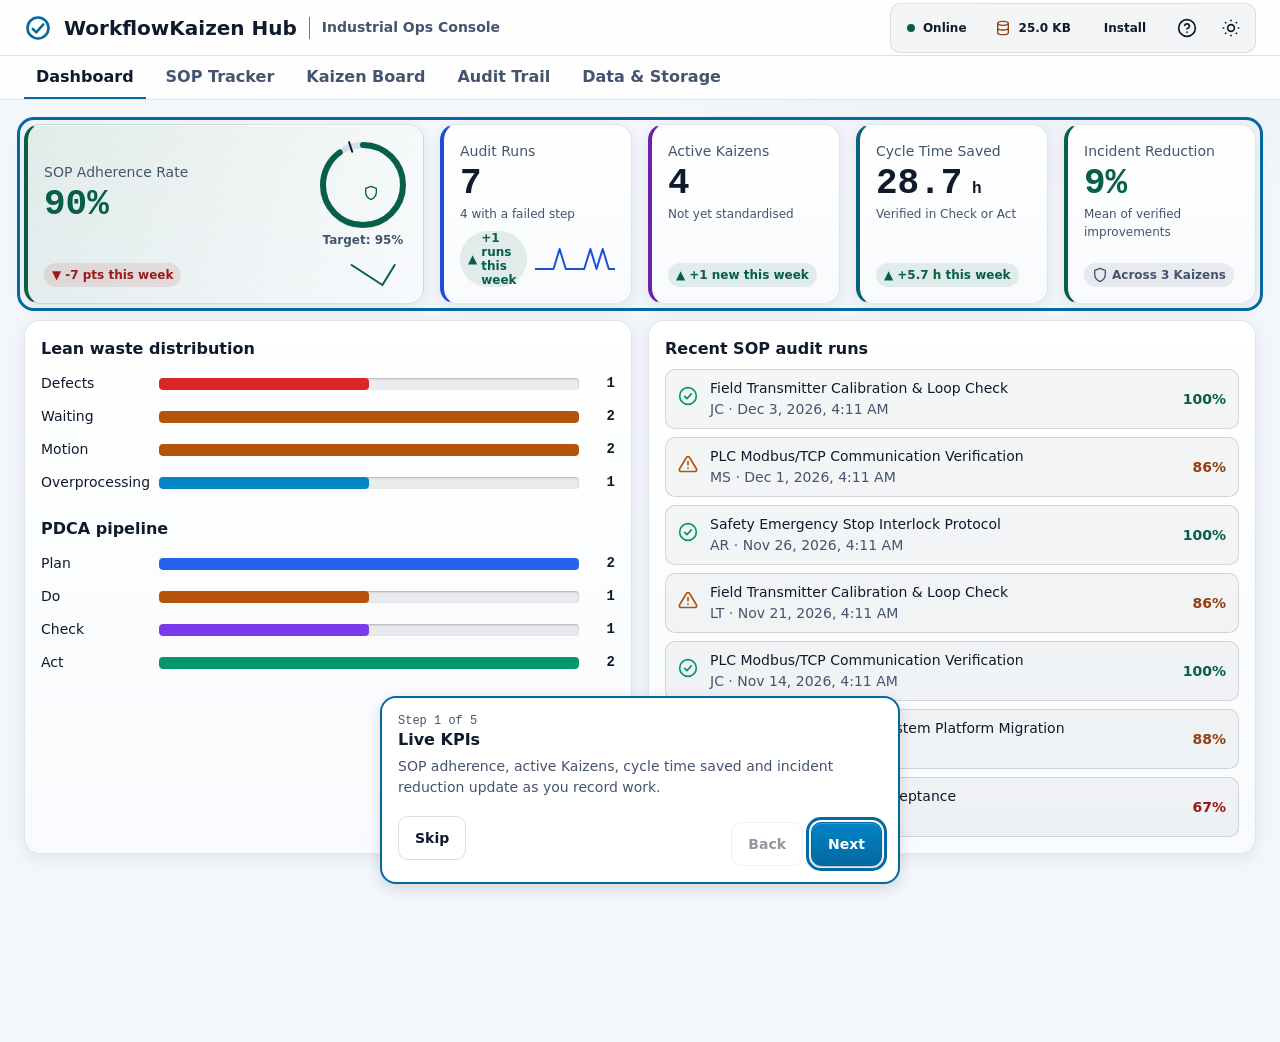
<file: index.html>
<!doctype html>
<html lang="en" data-theme="dark">
<head>
<meta charset="utf-8">
<meta name="viewport" content="width=device-width, initial-scale=1, viewport-fit=cover">
<title>WorkflowKaizen Hub</title>
<meta name="description" content="SCADA &amp; Industrial Automation Continuous Improvement, SOP Compliance &amp; Kaizen Board">
<meta name="theme-color" content="#0b1220">
<link rel="manifest" href="manifest.webmanifest">
<link rel="icon" href="favicon.svg" type="image/svg+xml">
<link rel="icon" href="favicon.ico" sizes="32x32">
<link rel="apple-touch-icon" href="apple-touch-icon.png">
<meta name="apple-mobile-web-app-capable" content="yes">
<meta name="mobile-web-app-capable" content="yes">
<link rel="stylesheet" href="css/tokens.css">
<link rel="stylesheet" href="css/layout.css">
<link rel="stylesheet" href="css/components.css">
</head>
<body>
<a class="skip" href="#view">Skip to content</a>
<header class="titlebar" role="banner">
  <div class="brand">
    <svg width="28" height="28" viewBox="0 0 32 32" aria-hidden="true"><circle cx="16" cy="16" r="12" fill="none" stroke="currentColor" stroke-width="3"/><path d="M10 17l4 4 8-9" fill="none" stroke="currentColor" stroke-width="3" stroke-linecap="round" stroke-linejoin="round"/></svg>
    <h1>WorkflowKaizen Hub</h1><span class="divider" aria-hidden="true"></span><span class="sub" title="SCADA &amp; Industrial Automation Continuous Improvement, SOP Compliance &amp; Kaizen Board">Industrial Ops Console</span>
  </div>
  <div class="actions">
    <div class="util" role="group" aria-label="Status and tools">
      <span id="netChip" class="chip" role="status" aria-live="polite" data-state="online" title="Online"><i class="dot" aria-hidden="true"></i><span id="netTxt">Online</span></span>
      <span id="storeChip" class="chip" title="Local storage"><svg width="16" height="16" viewBox="0 0 24 24" fill="none" stroke="currentColor" stroke-width="2" stroke-linecap="round" stroke-linejoin="round" aria-hidden="true"><ellipse cx="12" cy="5" rx="8" ry="3"/><path d="M4 5v14c0 1.7 3.6 3 8 3s8-1.3 8-3V5M4 12c0 1.7 3.6 3 8 3s8-1.3 8-3"/></svg><span id="storeTxt">--</span></span>
      <button class="btn ghost small" id="installBtn" hidden>Install</button>
      <button class="btn ghost icon" id="tourBtn" aria-label="Replay guided tour" title="Guided tour"><svg width="20" height="20" viewBox="0 0 24 24" fill="none" stroke="currentColor" stroke-width="2" stroke-linecap="round" aria-hidden="true"><circle cx="12" cy="12" r="10"/><path d="M9.1 9a3 3 0 0 1 5.8 1c0 2-3 3-3 3M12 17h.01"/></svg></button>
      <button class="btn ghost icon" id="themeBtn" aria-label="Toggle light or dark theme" title="Toggle theme"><svg width="20" height="20" viewBox="0 0 24 24" fill="none" stroke="currentColor" stroke-width="2" aria-hidden="true"><circle cx="12" cy="12" r="4"/><path d="M12 2v2M12 20v2M4.9 4.9l1.4 1.4M17.7 17.7l1.4 1.4M2 12h2M20 12h2M4.9 19.1l1.4-1.4M17.7 6.3l1.4-1.4"/></svg></button>
    </div>
  </div>
</header>
<div id="banner" class="banner" role="status" hidden></div>
<nav class="tabs" role="tablist" aria-label="Main sections">
  <a role="tab" href="#/dashboard" data-tab="dashboard">Dashboard</a>
  <a role="tab" href="#/sops" data-tab="sops">SOP Tracker</a>
  <a role="tab" href="#/kaizen" data-tab="kaizen">Kaizen Board</a>
  <a role="tab" href="#/audit" data-tab="audit">Audit Trail</a>
  <a role="tab" href="#/storage" data-tab="storage">Data &amp; Storage</a>
</nav>
<main id="view" class="view" tabindex="-1" aria-live="polite"></main>
<dialog id="modal" class="modal" aria-labelledby="modalTitle"></dialog>
<aside id="tour" class="tour" role="dialog" aria-label="Guided tour" hidden></aside>
<div id="toast" class="toast" role="status" aria-live="polite"></div>
<noscript><p style="padding:1rem">JavaScript is required to run WorkflowKaizen Hub.</p></noscript>
<script type="module" src="js/app.js"></script>
</body>
</html>
</file>
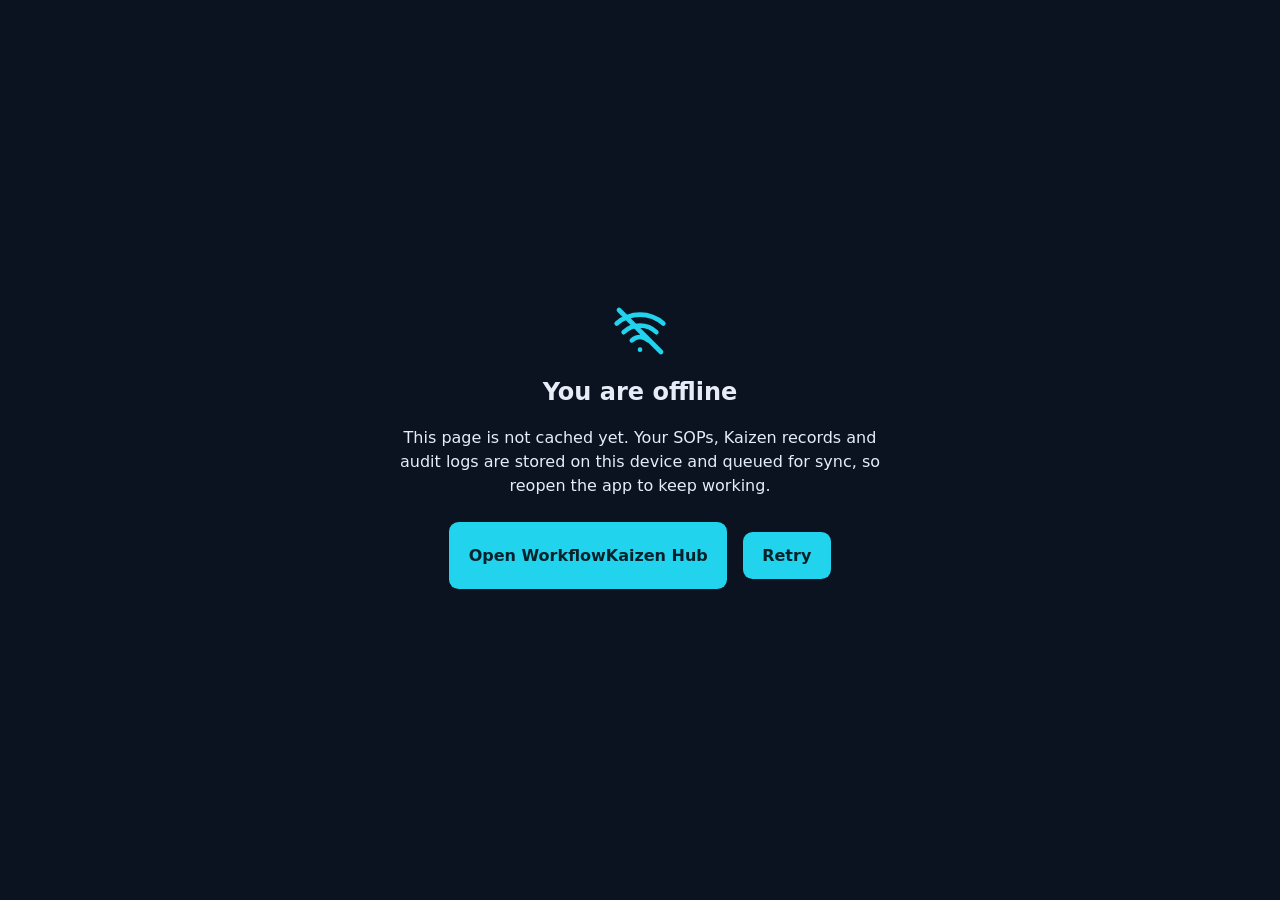
<file: offline.html>
<!doctype html>
<html lang="en"><head><meta charset="utf-8"><meta name="viewport" content="width=device-width, initial-scale=1, viewport-fit=cover">
<title>Offline | WorkflowKaizen Hub</title>
<style>
:root{color-scheme:dark light}
body{margin:0;min-height:100vh;display:grid;place-items:center;background:#0b1220;color:#e6edf7;font:16px/1.5 system-ui,sans-serif;padding:env(safe-area-inset-top) env(safe-area-inset-right) env(safe-area-inset-bottom) env(safe-area-inset-left)}
main{max-width:30rem;padding:1.5rem;text-align:center}
h1{font-size:1.5rem;margin:.5rem 0}
a,button{display:inline-flex;align-items:center;justify-content:center;min-height:44px;min-width:44px;padding:.7rem 1.2rem;margin:.5rem;border-radius:.6rem;border:0;background:#22d3ee;color:#04222b;font:inherit;font-weight:600;text-decoration:none;cursor:pointer}
a:active,button:active{transform:scale(.97)}
a:focus-visible,button:focus-visible{outline:3px solid #fff;outline-offset:2px}
</style></head>
<body><main>
<svg width="56" height="56" viewBox="0 0 24 24" fill="none" stroke="#22d3ee" stroke-width="2" stroke-linecap="round" aria-hidden="true"><path d="M2 8.8a15 15 0 0 1 20 0M5 12.5a10 10 0 0 1 14 0M8.5 16a5 5 0 0 1 7 0M12 20h.01M3 3l18 18"/></svg>
<h1>You are offline</h1>
<p>This page is not cached yet. Your SOPs, Kaizen records and audit logs are stored on this device and queued for sync, so reopen the app to keep working.</p>
<a href="./index.html">Open WorkflowKaizen Hub</a><button onclick="location.reload()">Retry</button>
</main></body></html>
</file>
<file: css/tokens.css>
:root{
  --space-1:4px;--space-2:8px;--space-3:12px;--space-4:16px;--space-5:24px;--space-6:32px;--space-7:48px;
  --radius-s:6px;--radius-m:10px;--radius-l:16px;
  --font:system-ui,-apple-system,"Segoe UI",Roboto,"Helvetica Neue",Arial,sans-serif;
  --mono:ui-monospace,SFMono-Regular,Consolas,"Liberation Mono",monospace;
  --fs-xs:.75rem;--fs-s:.875rem;--fs-m:1rem;--fs-l:1.25rem;--fs-xl:1.75rem;--fs-xxl:2.25rem;
  --touch:44px;--titlebar-h:56px;
  --max-w:1440px;--pad:clamp(12px,4vw,24px);
  --gutter:max(var(--pad),calc((100vw - var(--max-w)) / 2 + var(--pad)));
}
/* Dark: deep industrial slate (control room default) */
:root,[data-theme="dark"]{
  color-scheme:dark;
  --bg:#0B0F19;--surface:#111827;--surface-2:#1F2937;--border:rgba(255,255,255,.07);--border-strong:#6B7280;--track:#1E293B;
  --text:#F9FAFB;--text-dim:#9CA3AF;
  --accent:#0EA5E9;--accent-ink:#031A26;--border-focus:#0EA5E9;
  --c-red:#FCA5A5;--c-amber:#FBBF24;--c-orange:#FB923C;--c-cyan:#22D3EE;--c-blue:#60A5FA;--c-purple:#D8B4FE;--c-green:#34D399;
  --on-ok:#04130A;--on-bad:#1A0505;--on-sc:#0B0F19;
  --hover:rgba(255,255,255,.05);--util-bg:rgba(255,255,255,.04);
  --shadow:0 4px 6px -1px rgba(0,0,0,.4),0 2px 4px -2px rgba(0,0,0,.4);--glow:0 0 12px rgba(14,165,233,.15);
  --scrim:rgba(3,7,18,.72);--skel-a:#1F2937;--skel-b:#374151;
  --bar-red:#EF4444;--bar-amber:#F59E0B;--bar-cyan:#0EA5E9;--bar-blue:#3B82F6;--bar-purple:#8B5CF6;--bar-green:#10B981;
  --groove:rgba(255,255,255,.06);--soft:rgba(255,255,255,.06);
  /* 2026 surface system: translucent edge, glass depth, inner top highlight */
  --card-bg:linear-gradient(180deg,rgba(30,41,59,.6) 0%,rgba(15,23,42,.75) 100%);
  --card-border:rgba(255,255,255,.07);--border-hi:rgba(255,255,255,.16);
  --card-shadow:0 4px 20px rgba(0,0,0,.35),inset 0 1px 0 rgba(255,255,255,.08);
  --blur:blur(12px);--col-bg:rgba(255,255,255,.03);
  --glass:rgba(255,255,255,.05);--glass-border:rgba(255,255,255,.1);--hover-2:rgba(255,255,255,.09);
  --bar-glass:rgba(17,24,39,.86);
  --page-bg:radial-gradient(900px 480px at 85% -8%,rgba(14,165,233,.07),transparent 60%),radial-gradient(700px 420px at -5% 108%,rgba(139,92,246,.05),transparent 60%);
  /* refined industrial cobalt primary */
  --btn-grad:linear-gradient(180deg,#0284C7 0%,#0369A1 100%);--btn-shadow:0 1px 2px rgba(0,0,0,.4),inset 0 1px 0 rgba(255,255,255,.2);--shadow-hover:0 10px 24px -6px rgba(0,0,0,.6),0 0 0 1px rgba(14,165,233,.25);
}
/* Light: field inspection */
[data-theme="light"]{
  color-scheme:light;
  --bg:#F3F6FB;--surface:#FFFFFF;--surface-2:#E8EEF7;--border:rgba(15,27,45,.12);--border-strong:#66789A;--track:#D5DEEB;
  --text:#0F1B2D;--text-dim:#44546E;
  --accent:#0369A1;--accent-ink:#FFFFFF;--border-focus:#0369A1;
  --c-red:#991B1B;--c-amber:#92400E;--c-orange:#9A3412;--c-cyan:#0B6179;--c-blue:#1D4ED8;--c-purple:#6B21A8;--c-green:#065F46;
  --on-ok:#FFFFFF;--on-bad:#FFFFFF;--on-sc:#FFFFFF;
  --hover:rgba(15,27,45,.06);--util-bg:rgba(15,27,45,.04);
  --shadow:0 4px 14px rgba(15,27,45,.15);--glow:0 0 12px rgba(3,105,161,.15);
  --scrim:rgba(15,27,45,.5);--skel-a:#E8EEF7;--skel-b:#D3DDEC;
  --bar-red:#DC2626;--bar-amber:#B45309;--bar-cyan:#0284C7;--bar-blue:#2563EB;--bar-purple:#7C3AED;--bar-green:#059669;
  --groove:rgba(15,27,45,.08);--soft:rgba(15,27,45,.06);
  --card-bg:linear-gradient(180deg,#FFFFFF 0%,#F8FAFD 100%);
  --card-border:rgba(15,27,45,.10);--border-hi:rgba(15,27,45,.24);
  --card-shadow:0 4px 16px rgba(15,27,45,.08),inset 0 1px 0 rgba(255,255,255,.9);
  --blur:none;--col-bg:rgba(15,27,45,.035);
  --glass:rgba(15,27,45,.04);--glass-border:rgba(15,27,45,.14);--hover-2:rgba(15,27,45,.08);
  --bar-glass:rgba(255,255,255,.9);
  --page-bg:radial-gradient(900px 480px at 85% -8%,rgba(3,105,161,.06),transparent 60%);
  --btn-grad:linear-gradient(180deg,#0284C7 0%,#0369A1 100%);--btn-shadow:0 1px 2px rgba(15,27,45,.35),inset 0 1px 0 rgba(255,255,255,.2);--shadow-hover:0 10px 24px -8px rgba(15,27,45,.28),0 0 0 1px rgba(3,105,161,.3);
}
/* Semantic status aliases (resolve per theme) */
:root{--ok:var(--c-green);--bad:var(--c-red);--warn:var(--c-amber);--info:var(--c-blue)}
</file>
<file: css/layout.css>
*,*::before,*::after{box-sizing:border-box}
html{-webkit-text-size-adjust:100%;scroll-padding-top:120px}
body{margin:0;background:var(--page-bg),var(--bg);background-attachment:fixed;color:var(--text);font:var(--fs-m)/1.5 var(--font);
  padding-left:env(safe-area-inset-left);padding-right:env(safe-area-inset-right);padding-bottom:env(safe-area-inset-bottom);min-height:100vh}
h1,h2,h3,p{margin:0}
.skip{position:absolute;left:-999px;top:0;background:var(--accent);color:var(--accent-ink);padding:var(--space-3);z-index:100;border-radius:var(--radius-s)}
.skip:focus{left:var(--space-2);top:var(--space-2)}
.titlebar{position:sticky;top:0;z-index:20;display:flex;align-items:center;justify-content:space-between;gap:var(--space-3);
  min-height:calc(var(--titlebar-h) + env(safe-area-inset-top));padding:env(safe-area-inset-top) var(--gutter) 0;
  background:var(--bar-glass);-webkit-backdrop-filter:var(--blur);backdrop-filter:var(--blur);border-bottom:1px solid var(--border);color:var(--accent)}
.brand{display:flex;align-items:center;gap:var(--space-3);min-width:0}
.brand h1{font-size:var(--fs-l);color:var(--text);line-height:1.2}
.brand .divider{width:1px;height:22px;background:var(--border-strong);flex:none}
.sub{font-size:var(--fs-s);font-weight:600;color:var(--text-dim);white-space:nowrap;overflow:hidden;text-overflow:ellipsis;max-width:40vw}
.actions{display:flex;gap:var(--space-2);align-items:center;flex:none}
@media (display-mode:window-controls-overlay){
  .titlebar{position:fixed;left:env(titlebar-area-x,0);top:env(titlebar-area-y,0);width:env(titlebar-area-width,100%);
    height:env(titlebar-area-height,var(--titlebar-h));min-height:0;padding:0 var(--space-3);-webkit-app-region:drag;app-region:drag}
  .titlebar .actions,.titlebar button{-webkit-app-region:no-drag;app-region:no-drag}
  .banner,.tabs{margin-top:env(titlebar-area-height,var(--titlebar-h))}
  .banner:not([hidden])+.tabs{margin-top:0}
}
.tabs{display:flex;gap:var(--space-2);overflow-x:auto;padding:0 var(--gutter);background:var(--bar-glass);-webkit-backdrop-filter:var(--blur);backdrop-filter:var(--blur);border-bottom:1px solid var(--border);scrollbar-width:none;position:sticky;top:calc(var(--titlebar-h) + env(safe-area-inset-top));z-index:10}
.tabs::-webkit-scrollbar{display:none}
.tabs a{flex:0 0 auto;display:inline-flex;align-items:center;min-height:var(--touch);padding:0 var(--space-3);margin-bottom:-1px;border-bottom:3px solid transparent;color:var(--text-dim);text-decoration:none;font-weight:600;white-space:nowrap;transition:color .15s,background-color .15s,border-color .15s}
.tabs a[aria-selected="true"]{color:var(--text);border-bottom-color:var(--accent)}
.tabs a:hover:not([aria-selected="true"]){color:var(--text);background:var(--hover)}
.tabs a:active{background:var(--surface-2)}
.view{width:100%;max-width:var(--max-w);margin:0 auto;padding:var(--space-5) var(--pad) calc(var(--space-7) + 140px);outline:none}
.grid{display:grid;gap:var(--space-4)}
.kpis{grid-template-columns:repeat(auto-fit,minmax(180px,1fr))}
.cols-2{grid-template-columns:repeat(auto-fit,minmax(min(100%,340px),1fr))}
.cards{display:flex;flex-wrap:wrap;gap:1.25rem;align-items:stretch}
.cards>*{flex:1 1 340px;min-width:min(340px,100%)}
.cards>:only-child{max-width:720px}
.storage-grid{grid-template-columns:1fr;align-items:stretch}
@media (min-width:900px){.storage-grid{grid-template-columns:repeat(2,minmax(0,1fr))}}
.board{display:grid;gap:var(--space-4);grid-template-columns:1fr}
@media (min-width:700px){.board{grid-template-columns:repeat(2,1fr)}}
@media (min-width:1100px){.board{grid-template-columns:repeat(4,1fr)}}
@media (max-width:360px){.brand h1{font-size:var(--fs-m)}.brand svg{display:none}}
@media (max-width:720px){.sub,.brand .divider{display:none}#storeChip{display:none}}
.toolbar{display:flex;flex-wrap:wrap;gap:var(--space-3);align-items:center;margin-bottom:var(--space-4)}
.toolbar .grow{flex:1 1 200px}
.row{display:flex;gap:var(--space-2);flex-wrap:wrap;align-items:center}
.row.center{justify-content:center}
</file>
<file: css/components.css>
:focus-visible{outline:3px solid var(--border-focus);outline-offset:2px}
.vh{position:absolute;width:1px;height:1px;margin:-1px;padding:0;border:0;overflow:hidden;clip:rect(0 0 0 0);white-space:nowrap}

/* ---- buttons ---- */
.btn{display:inline-flex;align-items:center;justify-content:center;gap:var(--space-2);min-height:var(--touch);min-width:var(--touch);padding:0 var(--space-4);
  border:1px solid #0369A1;border-radius:var(--radius-m);background:var(--btn-grad);color:#fff;font:600 var(--fs-s) var(--font);cursor:pointer;box-shadow:var(--btn-shadow);
  transition:transform .08s ease,filter .15s ease,background-color .15s ease,box-shadow .15s ease,border-color .15s ease}
.btn svg{flex:none}
.btn:hover{filter:brightness(1.08);box-shadow:var(--btn-shadow),var(--glow)}
.btn:active{transform:scale(.97);filter:brightness(.92)}
.btn[disabled]{opacity:.45;cursor:not-allowed;transform:none;box-shadow:none}
.btn.ghost{background:transparent;color:var(--text);border-color:var(--glass-border);box-shadow:none}
.btn.ghost:hover{background:var(--hover);border-color:var(--border-hi);box-shadow:none;filter:none}
.btn.ghost:active{background:var(--surface-2)}
.btn.danger{background:transparent;color:var(--bad);border-color:var(--bad);box-shadow:none}
.btn.soft{background:var(--soft);color:var(--text);border-color:var(--glass-border);box-shadow:none}
.btn.soft:hover{background:var(--hover-2);box-shadow:none;border-color:var(--border-hi);filter:none}
.btn.soft:active{background:var(--surface-2)}
.btn.icon{padding:0}
.btn.small{font-size:var(--fs-xs)}
.filebtn:focus-within{outline:3px solid var(--border-focus);outline-offset:2px}

/* ---- header utility group ---- */
.util{display:flex;align-items:center;min-height:48px;gap:var(--space-1);padding:var(--space-1);background:var(--util-bg);border:1px solid var(--card-border);border-radius:var(--radius-m);color:var(--text)}
.util>*{align-self:center}
.util .btn{border-color:transparent;min-height:40px;min-width:40px;line-height:1}
.util .btn.ghost:hover{background:var(--hover)}
.chip{display:inline-flex;align-items:center;gap:var(--space-2);min-height:40px;padding:0 var(--space-3);border-radius:var(--radius-s);font:600 var(--fs-xs)/1 var(--font);color:var(--text);white-space:nowrap}
.chip svg{color:var(--text-dim)}
.chip[data-state="ok"] svg{color:var(--ok)}
.chip[data-state="warn"] svg{color:var(--warn)}
.dot{width:8px;height:8px;border-radius:50%;background:var(--ok);flex:none;animation:ping 2s ease-out infinite}
.chip[data-state="offline"] .dot{background:var(--text-dim);animation:none}
.chip[data-pending="1"] .dot{background:var(--bar-amber);box-shadow:0 0 6px 1px color-mix(in srgb,var(--bar-amber) 70%,transparent);animation:dotpulse 1.6s ease-in-out infinite}
@keyframes dotpulse{0%,100%{box-shadow:0 0 4px 0 color-mix(in srgb,var(--bar-amber) 50%,transparent);transform:scale(1)}50%{box-shadow:0 0 12px 4px color-mix(in srgb,var(--bar-amber) 80%,transparent);transform:scale(1.2)}}
@keyframes ping{0%{box-shadow:0 0 0 0 color-mix(in srgb,var(--ok) 55%,transparent)}70%,100%{box-shadow:0 0 0 8px transparent}}

/* ---- cards & KPIs ---- */
.card{background:var(--card-bg);border:1px solid var(--card-border);border-radius:var(--radius-l);padding:var(--space-4);box-shadow:var(--card-shadow);-webkit-backdrop-filter:var(--blur);backdrop-filter:var(--blur)}
@supports not ((backdrop-filter:blur(1px)) or (-webkit-backdrop-filter:blur(1px))){.card{background:var(--surface)}}
.card h2{font-size:var(--fs-m);margin-bottom:var(--space-2)}
.card h3{font-size:var(--fs-m)}
.muted{color:var(--text-dim);font-size:var(--fs-s)}
.kpi{border-left:4px solid var(--kc,var(--border-strong));display:flex;flex-direction:column;justify-content:space-between;gap:var(--space-2);transition:transform .18s ease,box-shadow .18s ease}
.kpi:hover{transform:translateY(-3px);box-shadow:var(--shadow-hover)}
.kpi.primary{background:linear-gradient(135deg,color-mix(in srgb,var(--kc) 12%,transparent),transparent),var(--card-bg)}
.kpi .top{display:flex;justify-content:space-between;align-items:center;gap:var(--space-3)}
.kpi .label{font-size:var(--fs-s);color:var(--text-dim)}
.kpi .value{font-size:var(--fs-xxl);font-weight:700;font-family:var(--mono);font-variant-numeric:tabular-nums;line-height:1.2}
.kpi .value small{font-size:var(--fs-m)}
.kpi .hint{font-size:var(--fs-xs);color:var(--text-dim)}
.kpi .foot{display:flex;justify-content:space-between;align-items:center;gap:var(--space-2)}
.trend{--c:var(--text-dim);display:inline-flex;align-items:center;gap:var(--space-1);min-height:24px;padding:0 var(--space-2);border-radius:999px;font:700 var(--fs-xs) var(--font);color:var(--c);background:var(--surface-2);background:color-mix(in srgb,var(--c) 10%,transparent)}
.trend.up{--c:var(--c-green)}.trend.down{--c:var(--c-red)}.trend.flat{--c:var(--text-dim)}
.spark{flex:none}
@media (min-width:900px){.kpi.primary{grid-column:span 2}}
.ok{color:var(--ok)}.warn{color:var(--warn)}.bad{color:var(--bad)}

/* ---- soft badges / pills ---- */
.badge{--c:var(--text-dim);display:inline-flex;align-items:center;gap:var(--space-1);min-height:24px;padding:0 var(--space-2);border-radius:999px;font-size:var(--fs-xs);font-weight:700;white-space:nowrap;
  color:var(--c);background:var(--surface-2);background:color-mix(in srgb,var(--c) 10%,transparent);border:1px solid var(--border);border:1px solid color-mix(in srgb,var(--edge,var(--c)) 40%,transparent)}
.badge.Critical,.badge.Failed,.w-Defects{--c:var(--c-red)}
.badge.High,.badge.Deviation,.w-Waiting{--c:var(--c-amber)}
.badge.Passed{--edge:var(--bar-green)}.badge.Deviation{--edge:var(--bar-amber)}.badge.Failed{--edge:var(--bar-red)}
.badge.Passed::before,.badge.Deviation::before,.badge.Failed::before{content:"";flex:none;width:6px;height:6px;margin-right:2px;border-radius:50%;background:var(--edge);box-shadow:0 0 6px var(--edge)}
.badge.s-ok{--edge:var(--bar-green)}.badge.s-warn{--edge:var(--bar-amber)}.badge.s-bad{--edge:var(--bar-red)}
.st-ok{color:var(--bar-green)}.st-warn{color:var(--bar-amber)}.st-bad{color:var(--bar-red)}
.badge>span{display:inline-flex}
.w-Motion{--c:var(--c-amber)}
.badge.s-ok{--c:var(--c-green)}.badge.s-warn{--c:var(--c-amber)}.badge.s-bad{--c:var(--c-red)}
.badge.score{min-width:52px;justify-content:center;font-family:var(--mono)}
.badge.Medium{--c:var(--c-blue)}
.badge.Low,.badge.Passed{--c:var(--c-green)}
.w-Overprocessing{--c:var(--c-cyan)}
.c-purple{--c:var(--c-purple)}.c-blue{--c:var(--c-blue)}.c-green{--c:var(--c-green)}.c-amber{--c:var(--c-amber)}.c-cyan{--c:var(--c-cyan)}
.badges{display:flex;flex-wrap:wrap;gap:var(--space-1);margin:var(--space-2) 0}

/* ---- progress ring (SVG) ---- */
.ring2{position:relative;display:grid;place-items:center;flex:none}
.ring2 svg{position:absolute;inset:0}
.ring2 span{position:relative;font:700 var(--fs-s) var(--mono)}
.ring2.glow svg{filter:drop-shadow(0 0 6px rgba(16,185,129,.35))}
.gauge{display:flex;flex-direction:column;align-items:center;gap:var(--space-1);flex:none}
.gauge-cap{font:600 var(--fs-xs) var(--font);color:var(--text-dim);white-space:nowrap}
.gauge-ring span{display:grid;place-items:center}
.sop-card{display:flex;flex-direction:column;gap:var(--space-3);height:100%}
.sop-card .sop-actions{margin-top:auto;padding-top:var(--space-2)}
.sop-head{display:flex;gap:var(--space-3);align-items:center;justify-content:space-between}

/* ---- forms ---- */
input,select,textarea{width:100%;min-height:var(--touch);padding:var(--space-2) var(--space-3);background:var(--bg);color:var(--text);border:1px solid var(--border-strong);border-radius:var(--radius-m);font:var(--fs-m) var(--font)}
input:focus-visible,select:focus-visible,textarea:focus-visible{border-color:var(--border-focus)}
input::placeholder,textarea::placeholder{color:var(--text-dim);opacity:1}
input[type=checkbox]{width:auto;min-height:0}
textarea{min-height:88px;resize:vertical}
label{display:block;font-size:var(--fs-s);font-weight:600;margin:var(--space-3) 0 var(--space-1)}

/* ---- Kaizen board ---- */
.col{--sc:var(--c-blue);background:var(--col-bg);border-radius:var(--radius-l);padding:var(--space-3);min-height:160px;border:1px solid var(--card-border)}
@media (min-width:700px){.col{min-height:26rem}}
.col[data-stage="Do"]{--sc:var(--c-amber)}.col[data-stage="Check"]{--sc:var(--c-purple)}.col[data-stage="Act"]{--sc:var(--c-green)}
.colhead{display:flex;justify-content:space-between;align-items:center;gap:var(--space-2);padding:var(--space-2) var(--space-3);margin-bottom:var(--space-1);border-radius:var(--radius-m);
  background:linear-gradient(135deg,color-mix(in srgb,var(--sc) 30%,var(--surface-2)),var(--surface-2));border:1px solid color-mix(in srgb,var(--sc) 55%,transparent);border-left:5px solid var(--sc)}
.colhead h2{font-size:var(--fs-m);margin:0}
.count{display:inline-grid;place-items:center;min-width:26px;height:26px;padding:0 var(--space-2);border-radius:999px;background:var(--sc);color:var(--on-sc);font:700 var(--fs-xs) var(--mono)}
.col .hint{margin:0 0 var(--space-3) var(--space-1);font-size:var(--fs-xs);color:var(--text-dim)}
.k-card{background:var(--card-bg);border:1px solid var(--card-border);border-radius:var(--radius-m);padding:var(--space-3);margin-bottom:var(--space-3);box-shadow:var(--card-shadow);transition:border-color .15s,box-shadow .15s,transform .15s}
.k-card:hover{border-color:var(--border-hi);box-shadow:var(--shadow-hover)}
.k-card .title{all:unset;display:block;cursor:pointer;font-weight:700;min-height:var(--touch);width:100%}
.k-card .title:focus-visible{outline:3px solid var(--border-focus);outline-offset:2px}
.k-meta{margin:0 0 var(--space-2)}
.k-foot{display:flex;justify-content:flex-end;align-items:center;gap:var(--space-2);min-height:40px}
.chips{display:flex;justify-content:flex-end;gap:var(--space-2);margin-left:auto}
.chip-btn{--tc:var(--c-blue);display:inline-flex;align-items:center;justify-content:center;gap:var(--space-1);min-height:32px;min-width:32px;padding:0 var(--space-3);border-radius:999px;cursor:pointer;
  font:600 var(--fs-xs) var(--font);color:var(--text-dim);background:rgba(255,255,255,.05);background:var(--glass);border:1px solid rgba(255,255,255,.1);border:1px solid var(--glass-border);
  transition:transform .2s cubic-bezier(.2,.8,.2,1),background-color .15s,border-color .15s,color .15s}
.chip-btn svg{color:var(--tc)}
.chip-btn:hover{color:var(--text);background:var(--hover-2);border-color:color-mix(in srgb,var(--tc) 55%,transparent);transform:translateX(3px)}
.chip-btn.back:hover{transform:translateX(-3px)}
.chip-btn:active{transform:scale(.96)}
@media (pointer:coarse){.chip-btn{min-height:var(--touch);min-width:var(--touch)}}

/* ---- bars ---- */
.bar{height:12px;border-radius:4px;background:var(--groove);box-shadow:inset 0 1px 2px rgba(0,0,0,.25);overflow:hidden}
.bar>i{display:block;height:100%;border-radius:4px;background:var(--accent);transition:width .4s ease}
.bar-row{display:grid;grid-template-columns:110px 1fr 28px;gap:var(--space-2);align-items:center;margin:var(--space-3) 0;font-size:var(--fs-s)}
.bar-row b{text-align:right;font-family:var(--mono)}
.meter-head{display:flex;align-items:baseline;gap:var(--space-2);margin-bottom:var(--space-2)}
.meter-pct{font:700 var(--fs-xl) var(--mono);line-height:1}
.segbar{--seg:calc(100% / 50);position:relative;height:8px;border-radius:2px;background:var(--groove);
  -webkit-mask-image:repeating-linear-gradient(90deg,#000 0 calc(2% - 2px),transparent calc(2% - 2px) 2%);mask-image:repeating-linear-gradient(90deg,#000 0 calc(2% - 2px),transparent calc(2% - 2px) 2%)}
.segbar>i{position:absolute;inset:0 auto 0 0;background:var(--bar-green);transition:width .4s ease}
.segbar.warn>i{background:var(--bar-amber)}.segbar.bad>i{background:var(--bar-red)}
.hb-legend{display:flex;justify-content:space-between;flex-wrap:wrap;gap:var(--space-2);margin-top:var(--space-2);font-size:var(--fs-s);align-items:center}
.sw{display:inline-block;width:10px;height:10px;border-radius:2px;margin-right:var(--space-1);background:var(--ok)}
.sw.rest{background:var(--track);border:1px solid var(--border-strong)}
.pct{display:inline-block;padding:0 var(--space-2);border-radius:999px;background:var(--surface-2);font:700 var(--fs-xs) var(--mono);margin-left:var(--space-1)}

/* ---- lists, tiles, audit table ---- */
.list{list-style:none;margin:0;padding:0}
.list li{display:flex;justify-content:space-between;align-items:center;gap:var(--space-3);padding:var(--space-2) 0;border-bottom:1px solid var(--border);font-size:var(--fs-s)}
.list li>button{all:unset;box-sizing:border-box;cursor:pointer;flex:1;min-height:var(--touch);display:flex;justify-content:space-between;align-items:center;gap:var(--space-3)}
.list li>button:focus-visible{outline:3px solid var(--border-focus);outline-offset:2px}
.list li>button:active{opacity:.7}
.tiles{list-style:none;margin:0;padding:0;display:grid;gap:var(--space-1)}
.tiles{gap:var(--space-2)}
.run-tile{all:unset;box-sizing:border-box;display:flex;align-items:center;gap:var(--space-3);width:100%;min-height:56px;padding:var(--space-2) var(--space-3);border-radius:var(--radius-m);cursor:pointer;font-size:var(--fs-s);background:var(--glass);border:1px solid var(--glass-border);transition:transform .15s ease,box-shadow .15s ease,border-color .15s ease}
.run-tile:hover{transform:translateY(-2px);border-color:var(--border-hi);box-shadow:var(--shadow-hover)}
.run-tile:active{transform:translateY(0)}
.run-tile:focus-visible{outline:3px solid var(--border-focus);outline-offset:2px}
.run-tile .rt-main{flex:1;min-width:0}
.run-tile .rt-ico{flex:none;display:grid;place-items:center}
.filters{display:flex;flex-flow:row wrap;align-items:center;justify-content:flex-start;gap:.75rem;width:fit-content;max-width:100%;margin:0 auto var(--space-3) 0;padding:6px;background:var(--glass);border:1px solid var(--glass-border);border-radius:var(--radius-m)}
.filters>div{min-width:0}
.filters .f-init{flex:0 1 140px;max-width:140px}
.filters .f-status{flex:0 1 160px;max-width:160px}
.filters .f-sop{flex:0 1 240px;max-width:240px}
.filters input,.filters select{height:36px;min-height:36px;padding:0 .75rem;font-size:var(--fs-s);background:var(--bg);border-color:var(--border-strong);border-radius:8px;transition:border-color .15s,box-shadow .15s}
.filters input:hover,.filters select:hover{border-color:var(--text-dim)}
.filters input:focus-visible,.filters select:focus-visible{border-color:var(--border-focus);box-shadow:0 0 0 3px color-mix(in srgb,var(--border-focus) 25%,transparent)}
@media (pointer:coarse){.filters input,.filters select{height:var(--touch);min-height:var(--touch)}}
@media (max-width:640px){.filters{width:100%}.filters>div,.filters .f-init,.filters .f-status,.filters .f-sop{flex:1 1 100%;max-width:none}}
.tbl-wrap{overflow-x:auto}
.tbl{width:100%;border-collapse:collapse;font-size:var(--fs-s)}
.tbl th{text-align:left;padding:var(--space-2) var(--space-3);color:var(--text-dim);font-weight:600;font-size:var(--fs-xs);text-transform:uppercase;letter-spacing:.04em;border-bottom:1px solid var(--border-strong);white-space:nowrap}
.tbl td{padding:var(--space-3);border-bottom:1px solid var(--border);vertical-align:middle}
.tbl tbody tr{transition:background-color .15s}
.tbl tbody tr:hover{background:var(--hover)}
@media (max-width:760px){
  .tbl,.tbl tbody,.tbl tr,.tbl td{display:block}
  .tbl thead{display:none}
  .tbl tr{border:1px solid var(--border);border-radius:var(--radius-m);padding:var(--space-2);margin-bottom:var(--space-3)}
  .tbl td{border:0;padding:var(--space-1) var(--space-2);display:flex;justify-content:space-between;gap:var(--space-3);align-items:center}
  .tbl td::before{content:attr(data-l);color:var(--text-dim);font-size:var(--fs-xs);font-weight:600}
}

/* ---- modal & SOP steps ---- */
.modal{width:min(720px,calc(100vw - 16px));max-height:calc(100dvh - 16px);border:1px solid var(--border-strong);border-radius:var(--radius-l);background:var(--surface);color:var(--text);padding:0;box-shadow:var(--shadow)}
.modal::backdrop{background:var(--scrim)}
.modal .mh{display:flex;justify-content:space-between;align-items:center;gap:var(--space-3);padding:var(--space-3) var(--space-4);border-bottom:1px solid var(--border);position:sticky;top:0;background:var(--surface);z-index:1}
.modal .mh h2{font-size:var(--fs-l)}
.modal .mb{padding:var(--space-2) var(--space-4) var(--space-4)}
.modal .mf{display:flex;gap:var(--space-2);justify-content:flex-end;flex-wrap:wrap;padding:var(--space-3) var(--space-4);border-top:1px solid var(--border);position:sticky;bottom:0;background:var(--surface);padding-bottom:calc(var(--space-3) + env(safe-area-inset-bottom))}
.step{border:1px solid var(--border-strong);border-radius:var(--radius-m);padding:var(--space-3);margin:var(--space-3) 0 0;min-width:0}
.step legend{padding:0 var(--space-2)}
.step.pass{border-color:var(--ok)}.step.fail{border-color:var(--bad)}
.step p.t{font-weight:600}
.seg{display:flex;gap:var(--space-2);margin-top:var(--space-2)}
.seg label{flex:1;margin:0;display:flex}
.seg input{position:absolute;opacity:0;width:1px;height:1px;min-height:0}
.seg span{flex:1;display:grid;place-items:center;min-height:var(--touch);border:1px solid var(--border-strong);border-radius:var(--radius-m);cursor:pointer;font-weight:700;font-size:var(--fs-s);transition:transform .08s ease,background-color .15s}
.seg span:active{transform:scale(.96)}
.seg input:checked+span.p{background:var(--ok);color:var(--on-ok);border-color:var(--ok)}
.seg input:checked+span.f{background:var(--bad);color:var(--on-bad);border-color:var(--bad)}
.seg input:checked+span.n{background:var(--text-dim);color:var(--bg);border-color:var(--text-dim)}
.seg input:focus-visible+span{outline:3px solid var(--border-focus);outline-offset:2px}
.stamp{font:var(--fs-xs) var(--mono);color:var(--text-dim);margin-top:var(--space-1)}
details.evd{margin-top:var(--space-2)}
details.evd summary{cursor:pointer;min-height:var(--touch);display:flex;align-items:center;font-weight:600;font-size:var(--fs-s);color:var(--accent)}
.evi{display:block;max-width:100%;max-height:180px;margin-top:var(--space-2);border-radius:var(--radius-s);border:1px solid var(--border-strong)}

/* ---- empty, skeleton, banner, toast, tour ---- */
.empty{display:grid;justify-items:center;gap:var(--space-3);text-align:center;padding:var(--space-6) var(--space-4);border:2px dashed var(--border-strong);border-radius:var(--radius-l);color:var(--text-dim)}
.empty svg{color:var(--accent)}
.empty h3{color:var(--text);font-size:var(--fs-l)}
.empty p{max-width:42ch}
.skeleton{background:linear-gradient(90deg,var(--skel-a) 25%,var(--skel-b) 50%,var(--skel-a) 75%);background-size:200% 100%;animation:shimmer 1.4s linear infinite;border-radius:var(--radius-s)}
.skeleton.line{height:14px;margin:var(--space-2) 0}
.skeleton.line.w60{width:60%}.skeleton.line.w40{width:40%}
.skeleton.block{height:44px;margin-top:var(--space-3);border-radius:var(--radius-m)}
.skeleton.big{height:40px;width:50%;margin:var(--space-2) 0}
@keyframes shimmer{to{background-position:-200% 0}}
.banner{display:flex;gap:var(--space-3);align-items:center;justify-content:space-between;flex-wrap:wrap;padding:var(--space-2) var(--space-4);background:var(--accent);color:var(--accent-ink);font-weight:600}
.banner[hidden]{display:none}
.banner .btn{background:var(--accent-ink);color:var(--accent);border-color:var(--accent-ink)}
.toast{position:fixed;left:50%;bottom:calc(var(--space-5) + env(safe-area-inset-bottom));transform:translate(-50%,20px);opacity:0;pointer-events:none;background:var(--surface-2);color:var(--text);border:1px solid var(--border-strong);padding:var(--space-3) var(--space-4);border-radius:var(--radius-m);box-shadow:var(--shadow);transition:.25s;z-index:60;max-width:90vw}
.toast.show{opacity:1;transform:translate(-50%,0)}
.tour{position:fixed;left:50%;transform:translateX(-50%);bottom:calc(var(--space-4) + env(safe-area-inset-bottom));width:min(520px,calc(100vw - 24px));background:var(--surface);color:var(--text);border:2px solid var(--accent);border-radius:var(--radius-l);box-shadow:var(--shadow);padding:var(--space-4);z-index:55}
.tour[hidden]{display:none}
.tour h2{font-size:var(--fs-m);margin-bottom:var(--space-1)}
.tour .dots{font:var(--fs-xs) var(--mono);color:var(--text-dim)}
.tour .row{justify-content:space-between;margin-top:var(--space-3)}
.tour-hl{outline:3px solid var(--accent);outline-offset:4px;border-radius:var(--radius-m);animation:pulse 1.6s ease-in-out infinite}
@keyframes pulse{50%{outline-color:transparent}}
@media (prefers-reduced-motion:reduce){*,*::before,*::after{transition:none!important;animation:none!important}}

/* tabular numerals: stable digits for every metric */
.kpi .hint,.trend,.bar-row b,.meter-pct,.count,.tbl td,.badge.score,.gauge-cap,.ring2 span,.stamp,.hb-legend,.list li b,.pct{font-variant-numeric:tabular-nums}
</file>
